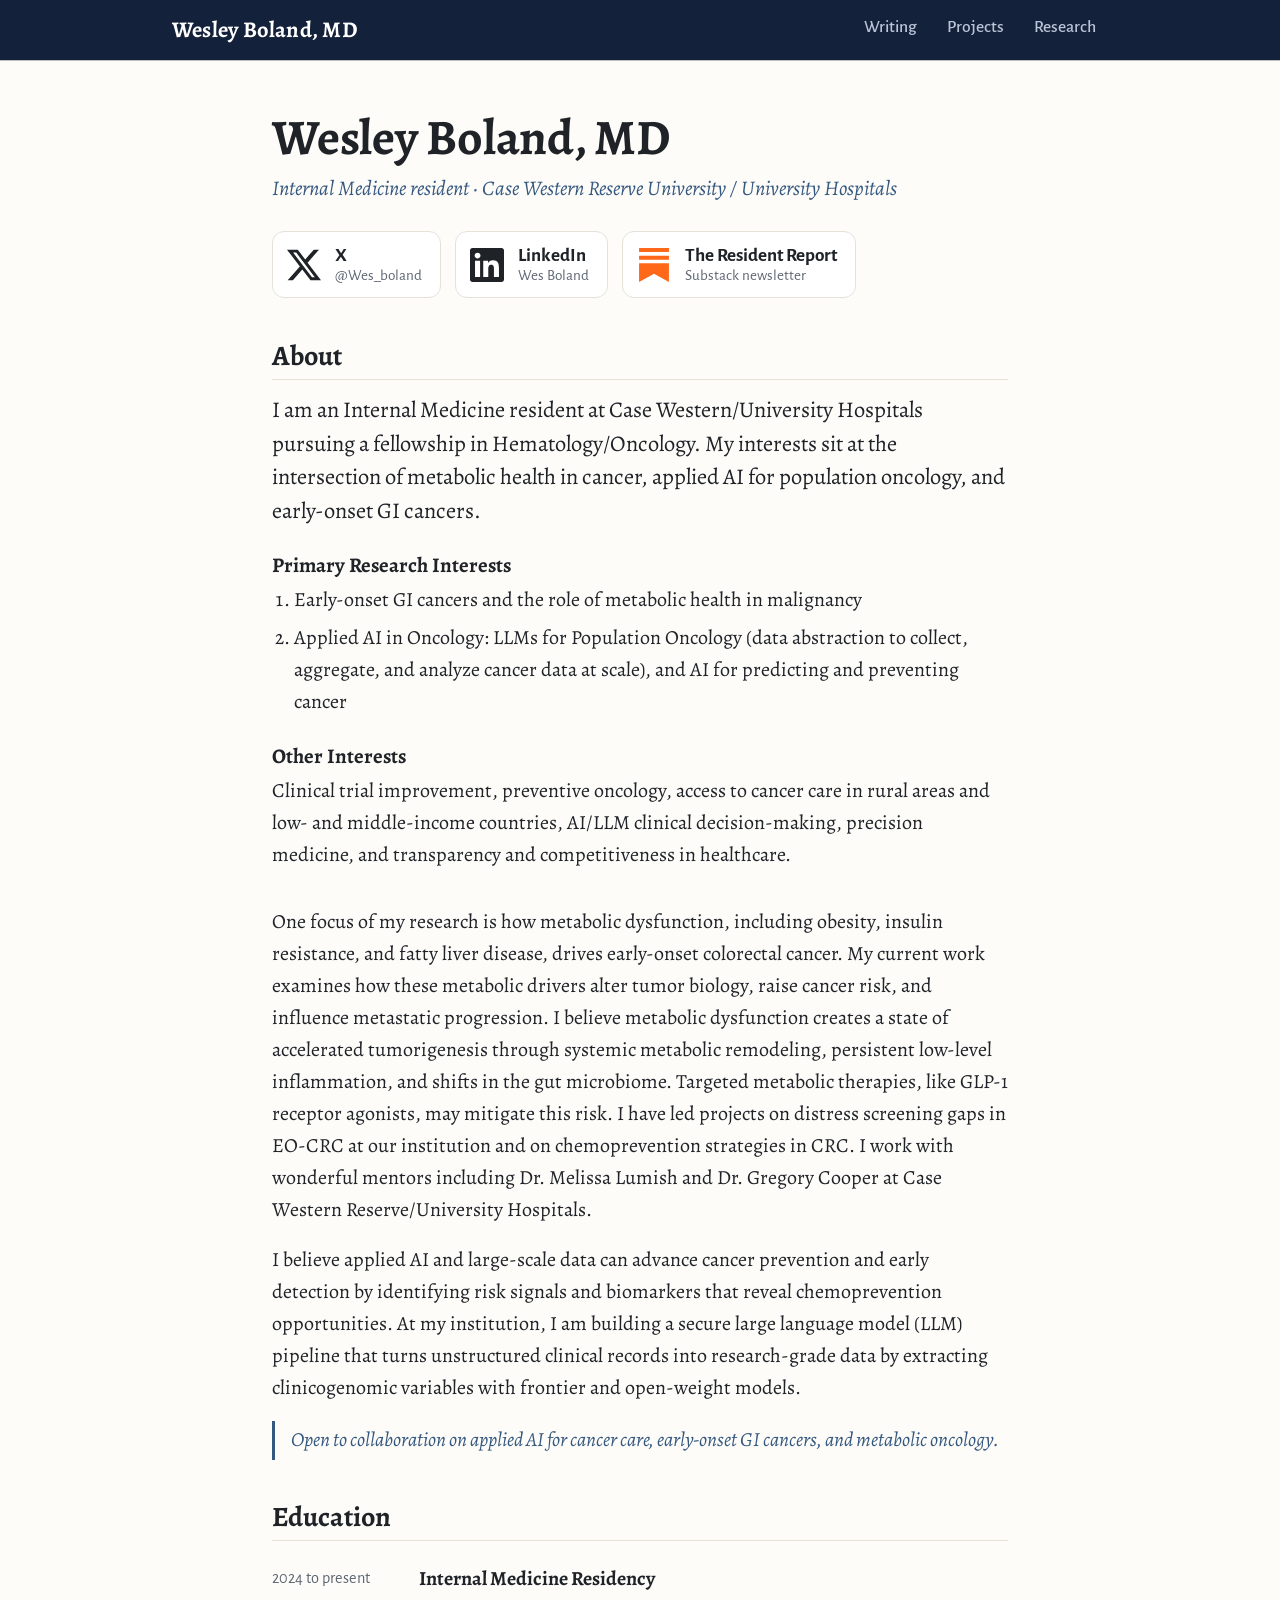
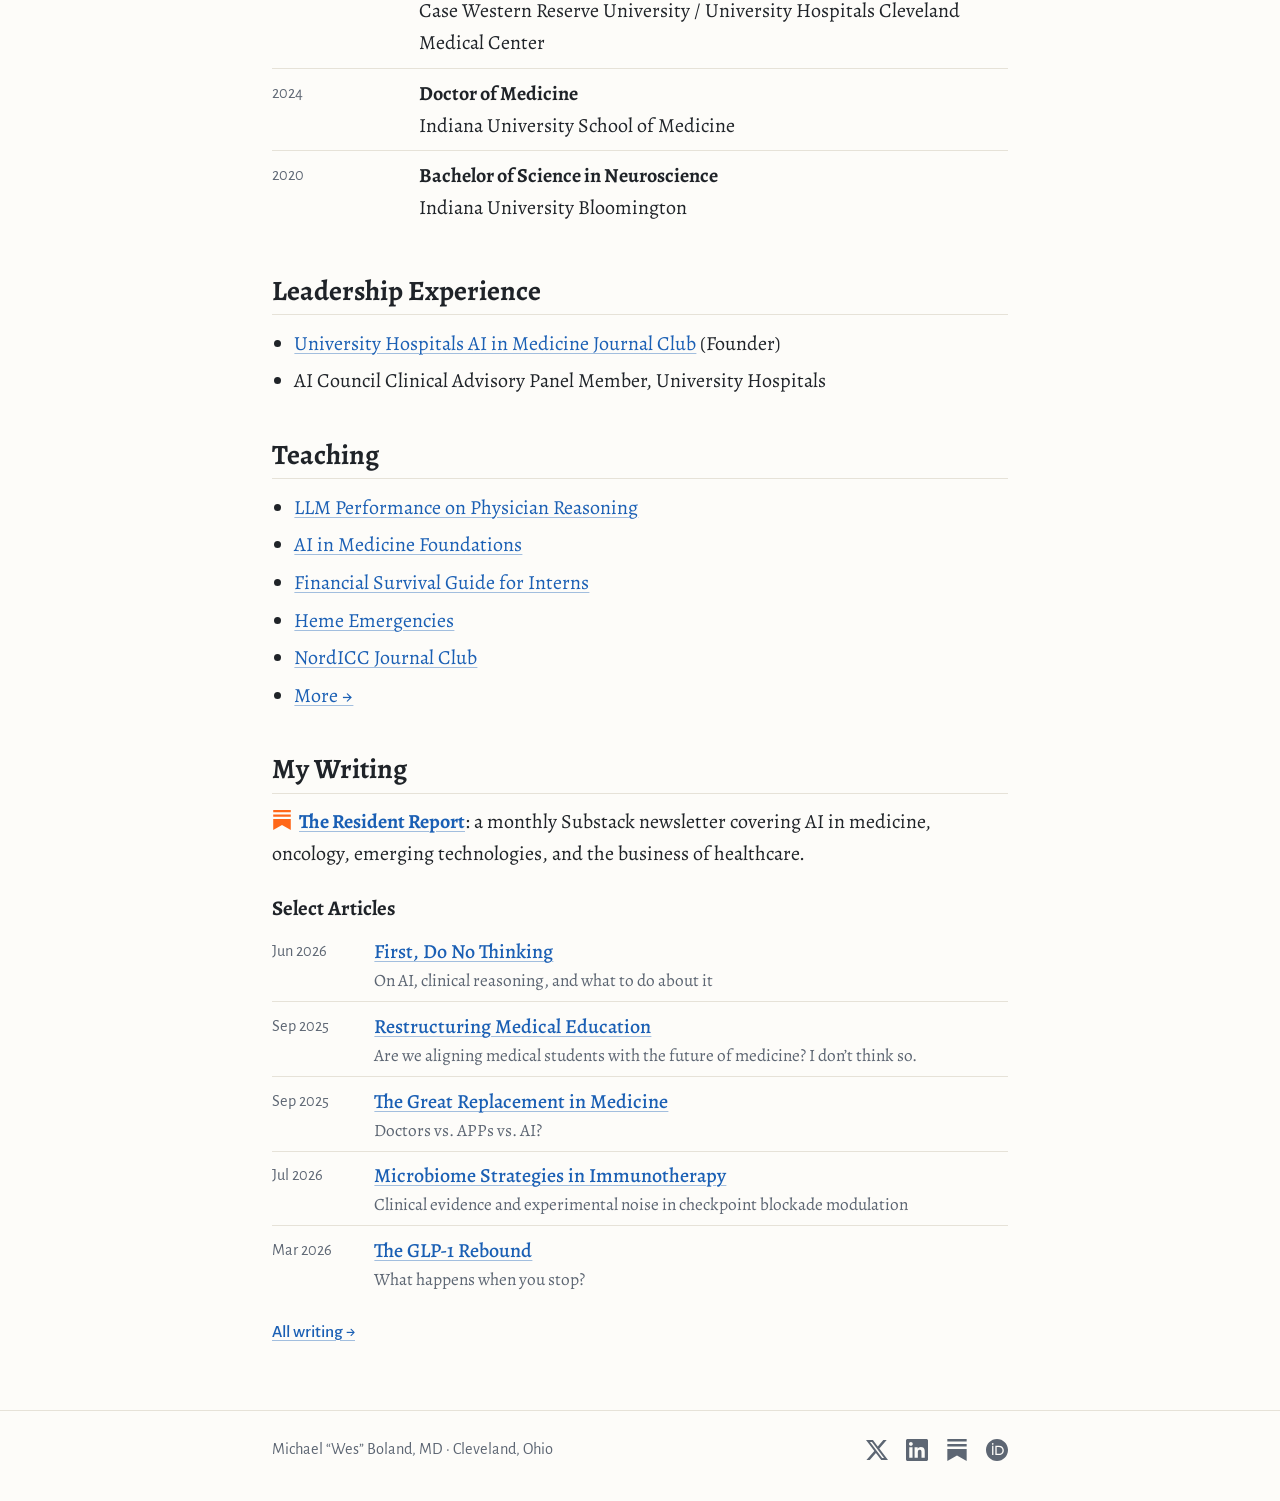
<file: index.html>
<!DOCTYPE html>
<html lang="en">
<head>
<meta charset="utf-8">
<meta name="viewport" content="width=device-width, initial-scale=1">
<title>Wesley Boland, MD | Wes Boland | Internal Medicine, Hematology/Oncology, AI in Oncology</title>
<meta name="description" content="Wesley (Wes) Boland, MD is an Internal Medicine resident at Case Western Reserve University/University Hospitals pursuing Hematology/Oncology. Research: early-onset GI cancers, metabolic oncology, and applied AI.">
<meta name="author" content="Wesley Boland, MD">
<meta name="robots" content="index, follow, max-image-preview:large">
<link rel="canonical" href="https://wesleysnipes13.github.io/wesboland/">
<meta property="og:type" content="profile">
<meta property="og:site_name" content="Wesley Boland, MD">
<meta property="og:title" content="Wesley Boland, MD | Wes Boland | Internal Medicine, Hematology/Oncology, AI in Oncology">
<meta property="og:description" content="Wesley (Wes) Boland, MD is an Internal Medicine resident at Case Western Reserve University/University Hospitals pursuing Hematology/Oncology. Research: early-onset GI cancers, metabolic oncology, and applied AI.">
<meta property="og:url" content="https://wesleysnipes13.github.io/wesboland/">
<meta property="og:image" content="https://wesleysnipes13.github.io/wesboland/assets/og.png">
<meta property="og:image:width" content="1200">
<meta property="og:image:height" content="630">
<meta name="twitter:card" content="summary_large_image">
<meta name="twitter:site" content="@Wes_boland">
<meta name="twitter:creator" content="@Wes_boland">
<meta name="twitter:title" content="Wesley Boland, MD | Wes Boland | Internal Medicine, Hematology/Oncology, AI in Oncology">
<meta name="twitter:description" content="Wesley (Wes) Boland, MD is an Internal Medicine resident at Case Western Reserve University/University Hospitals pursuing Hematology/Oncology. Research: early-onset GI cancers, metabolic oncology, and applied AI.">
<meta name="twitter:image" content="https://wesleysnipes13.github.io/wesboland/assets/og.png">
<meta name="theme-color" content="#14213a">
<link rel="icon" href="assets/favicon.svg" type="image/svg+xml">
<link rel="me" href="https://x.com/Wes_boland">
<link rel="me" href="https://www.linkedin.com/in/wes-boland-96b768141/">
<link rel="me" href="https://orcid.org/0000-0002-8570-4159">
<link rel="alternate" type="application/rss+xml" title="The Resident Report" href="https://residentreport.substack.com/feed">
<link rel="preconnect" href="https://fonts.googleapis.com">
<link rel="preconnect" href="https://fonts.gstatic.com" crossorigin>
<link href="https://fonts.googleapis.com/css2?family=Alegreya:ital,wght@0,400;0,500;0,700;1,400;1,700&amp;family=Alegreya+Sans:wght@400;500;700&amp;display=swap" rel="stylesheet">
<link rel="stylesheet" href="assets/style.css">
<script type="application/ld+json">
[
 {
  "@context": "https://schema.org",
  "@type": "WebSite",
  "@id": "https://wesleysnipes13.github.io/wesboland/#website",
  "url": "https://wesleysnipes13.github.io/wesboland/",
  "name": "Wesley Boland, MD",
  "alternateName": [
   "Wes Boland",
   "Wes Boland, MD"
  ],
  "author": {
   "@id": "https://wesleysnipes13.github.io/wesboland/#person"
  }
 },
 {
  "@context": "https://schema.org",
  "@type": "Person",
  "@id": "https://wesleysnipes13.github.io/wesboland/#person",
  "name": "Wesley Boland, MD",
  "givenName": "Wesley",
  "familyName": "Boland",
  "honorificSuffix": "MD",
  "alternateName": [
   "Wes Boland",
   "Wes Boland, MD",
   "Wesley Boland",
   "Michael Boland, MD",
   "Michael \"Wes\" Boland, MD"
  ],
  "url": "https://wesleysnipes13.github.io/wesboland/",
  "jobTitle": "Internal Medicine Resident Physician",
  "description": "Internal Medicine resident at Case Western Reserve University/University Hospitals pursuing a fellowship in Hematology/Oncology. Research in early-onset GI cancers, metabolic health in cancer, and applied AI for population oncology.",
  "affiliation": [
   {
    "@type": "Organization",
    "name": "University Hospitals Cleveland Medical Center"
   },
   {
    "@type": "CollegeOrUniversity",
    "name": "Case Western Reserve University"
   }
  ],
  "alumniOf": [
   {
    "@type": "CollegeOrUniversity",
    "name": "Indiana University School of Medicine"
   },
   {
    "@type": "CollegeOrUniversity",
    "name": "Indiana University Bloomington"
   }
  ],
  "knowsAbout": [
   "Early-onset colorectal cancer",
   "Metabolic oncology",
   "Hematology/Oncology",
   "Large language models in medicine",
   "Cancer prevention",
   "Population oncology"
  ],
  "sameAs": [
   "https://x.com/Wes_boland",
   "https://www.linkedin.com/in/wes-boland-96b768141/",
   "https://residentreport.substack.com/",
   "https://orcid.org/0000-0002-8570-4159"
  ]
 },
 {
  "@context": "https://schema.org",
  "@type": "ProfilePage",
  "url": "https://wesleysnipes13.github.io/wesboland/",
  "name": "Wesley Boland, MD | Wes Boland | Internal Medicine, Hematology/Oncology, AI in Oncology",
  "mainEntity": {
   "@id": "https://wesleysnipes13.github.io/wesboland/#person"
  }
 }
]
</script>
</head>
<body>
<a class="skip" href="#main">Skip to content</a>
<header class="topbar">
  <div class="wrap topbar__inner">
    <a class="topbar__name" href="./">Wesley Boland, MD</a>
    <nav aria-label="Primary">
      <ul class="topbar__nav">
        <li><a href="writing/">Writing</a></li>
        <li><a href="projects/">Projects</a></li>
        <li><a href="research/">Research</a></li>
      </ul>
    </nav>
  </div>
</header>
<main id="main" class="wrap">

<section class="hero">
  <h1>Wesley Boland, MD</h1>
  <p class="hero__tag">Internal Medicine resident &middot; Case Western Reserve University / University Hospitals</p>
  <ul class="social">
    <li><a class="social__btn" href="https://x.com/Wes_boland" rel="me noopener"><svg class="icon" viewBox="0 0 24 24" aria-hidden="true" focusable="false"><path d="M18.901 1.153h3.68l-8.04 9.19L24 22.846h-7.406l-5.8-7.584-6.638 7.584H.474l8.6-9.83L0 1.154h7.594l5.243 6.932ZM17.61 20.644h2.039L6.486 3.24H4.298Z"/></svg><span><b>X</b><small>@Wes_boland</small></span></a></li>
    <li><a class="social__btn" href="https://www.linkedin.com/in/wes-boland-96b768141/" rel="me noopener"><svg class="icon" viewBox="0 0 24 24" aria-hidden="true" focusable="false"><path d="M20.447 20.452h-3.554v-5.569c0-1.328-.027-3.037-1.852-3.037-1.853 0-2.136 1.445-2.136 2.939v5.667H9.351V9h3.414v1.561h.046c.477-.9 1.637-1.85 3.37-1.85 3.601 0 4.267 2.37 4.267 5.455v6.286zM5.337 7.433c-1.144 0-2.063-.926-2.063-2.065 0-1.138.92-2.063 2.063-2.063 1.14 0 2.064.925 2.064 2.063 0 1.139-.925 2.065-2.064 2.065zm1.782 13.019H3.555V9h3.564v11.452zM22.225 0H1.771C.792 0 0 .774 0 1.729v20.542C0 23.227.792 24 1.771 24h20.451C23.2 24 24 23.227 24 22.271V1.729C24 .774 23.2 0 22.222 0h.003z"/></svg><span><b>LinkedIn</b><small>Wes Boland</small></span></a></li>
    <li><a class="social__btn social__btn--substack" href="https://residentreport.substack.com/" rel="me noopener"><svg class="icon" viewBox="0 0 24 24" aria-hidden="true" focusable="false"><path d="M22.539 8.242H1.46V5.406h21.08v2.836zM1.46 10.812V24L12 18.11 22.54 24V10.812H1.46zM22.54 0H1.46v2.836h21.08V0z"/></svg><span><b>The Resident Report</b><small>Substack newsletter</small></span></a></li>
  </ul>
</section>

<section aria-labelledby="about">
  <h2 id="about">About</h2>
  <p class="lede">I am an Internal Medicine resident at Case Western/University Hospitals pursuing a fellowship in Hematology/Oncology. My interests sit at the intersection of metabolic health in cancer, applied AI for population oncology, and early-onset GI cancers.</p>

  <h3>Primary Research Interests</h3>
  <ol>
    <li>Early-onset GI cancers and the role of metabolic health in malignancy</li>
    <li>Applied AI in Oncology: LLMs for Population Oncology (data abstraction to collect, aggregate, and analyze cancer data at scale), and AI for predicting and preventing cancer</li>
  </ol>

  <h3>Other Interests</h3>
  <p>Clinical trial improvement, preventive oncology, access to cancer care in rural areas and low- and middle-income countries, AI/LLM clinical decision-making, precision medicine, and transparency and competitiveness in healthcare.</p>

  <p class="gap-above">One focus of my research is how metabolic dysfunction, including obesity, insulin resistance, and fatty liver disease, drives early-onset colorectal cancer. My current work examines how these metabolic drivers alter tumor biology, raise cancer risk, and influence metastatic progression. I believe metabolic dysfunction creates a state of accelerated tumorigenesis through systemic metabolic remodeling, persistent low-level inflammation, and shifts in the gut microbiome. Targeted metabolic therapies, like GLP-1 receptor agonists, may mitigate this risk. I have led projects on distress screening gaps in EO-CRC at our institution and on chemoprevention strategies in CRC. I work with wonderful mentors including Dr. Melissa Lumish and Dr. Gregory Cooper at Case Western Reserve/University Hospitals.</p>

  <p>I believe applied AI and large-scale data can advance cancer prevention and early detection by identifying risk signals and biomarkers that reveal chemoprevention opportunities. At my institution, I am building a secure large language model (LLM) pipeline that turns unstructured clinical records into research-grade data by extracting clinicogenomic variables with frontier and open-weight models.</p>

  <p class="callout">Open to collaboration on applied AI for cancer care, early-onset GI cancers, and metabolic oncology.</p>
</section>

<section aria-labelledby="education">
  <h2 id="education">Education</h2>
  <ul class="timeline">
    <li><span class="timeline__when">2024 to present</span><div><b>Internal Medicine Residency</b><br>Case Western Reserve University / University Hospitals Cleveland Medical Center</div></li>
    <li><span class="timeline__when">2024</span><div><b>Doctor of Medicine</b><br>Indiana University School of Medicine</div></li>
    <li><span class="timeline__when">2020</span><div><b>Bachelor of Science in Neuroscience</b><br>Indiana University Bloomington</div></li>
  </ul>
</section>

<section aria-labelledby="leadership">
  <h2 id="leadership">Leadership Experience</h2>
  <ul>
    <li><a href="https://sites.google.com/view/uhaimedicine/home">University Hospitals AI in Medicine Journal Club</a> (Founder)</li>
    <li>AI Council Clinical Advisory Panel Member, University Hospitals</li>
  </ul>
</section>

<section aria-labelledby="teaching">
  <h2 id="teaching">Teaching</h2>
  <ul>
    <li><a href="https://cwru.zoom.us/rec/share/q2xTdJsmU5xr23-cOIGYWzXKAx6RF8OyH6SJUbOILeZkmXBRgZnILBHzbkE9rnCp.GOzUdfiaYyWmO062">LLM Performance on Physician Reasoning</a></li>
    <li><a href="https://docs.google.com/presentation/d/1JXLVLY_wumydQa9JYdVncpWL4QbwYQyOHNoQk6Ftdx0/edit?usp=drive_link">AI in Medicine Foundations</a></li>
    <li><a href="https://docs.google.com/presentation/d/1PYIQ3gV-9aDMa7S6l37LvsBvQBX66gq3Q5vz6xsSHpQ/edit?usp=drive_link">Financial Survival Guide for Interns</a></li>
    <li><a href="https://docs.google.com/presentation/d/1BK5pmGRBUWXxtvW8zfvXUgHJPCe_ujEIyuzB1KTRlw8/edit?usp=drive_link">Heme Emergencies</a></li>
    <li><a href="https://docs.google.com/presentation/d/1BYt3lc3KvaoFbiJApHLxbow7GHnorjZC1gI7RTOteXo/edit?usp=drive_link">NordICC Journal Club</a></li>
    <li><a href="https://drive.google.com/drive/folders/1rofQMy-VlhQmTFR_7INgHLfwCUVIyhr7?usp=sharing">More &rarr;</a></li>
  </ul>
</section>

<section aria-labelledby="writing">
  <h2 id="writing">My Writing</h2>
  <p><a class="inline-icon" href="https://residentreport.substack.com/"><svg class="icon" viewBox="0 0 24 24" aria-hidden="true" focusable="false"><path d="M22.539 8.242H1.46V5.406h21.08v2.836zM1.46 10.812V24L12 18.11 22.54 24V10.812H1.46zM22.54 0H1.46v2.836h21.08V0z"/></svg>The Resident Report</a>: a monthly Substack newsletter covering AI in medicine, oncology, emerging technologies, and the business of healthcare.</p>
  <h3>Select Articles</h3>
  <ul class="posts">
<li><time datetime="2026-06-14">Jun 2026</time><div><a href="https://residentreport.substack.com/p/first-do-no-thinking">First, Do No Thinking</a><span class="posts__sub">On AI, clinical reasoning, and what to do about it</span></div></li>
<li><time datetime="2025-09-01">Sep 2025</time><div><a href="https://residentreport.substack.com/p/restructuring-medical-education">Restructuring Medical Education</a><span class="posts__sub">Are we aligning medical students with the future of medicine? I don&rsquo;t think so.</span></div></li>
<li><time datetime="2025-09-23">Sep 2025</time><div><a href="https://residentreport.substack.com/p/the-great-replacement-in-medicine">The Great Replacement in Medicine</a><span class="posts__sub">Doctors vs. APPs vs. AI?</span></div></li>
<li><time datetime="2026-07-10">Jul 2026</time><div><a href="https://residentreport.substack.com/p/microbiome-strategies-in-immunotherapy">Microbiome Strategies in Immunotherapy</a><span class="posts__sub">Clinical evidence and experimental noise in checkpoint blockade modulation</span></div></li>
<li><time datetime="2026-03-23">Mar 2026</time><div><a href="https://residentreport.substack.com/p/the-glp-1-rebound">The GLP-1 Rebound</a><span class="posts__sub">What happens when you stop?</span></div></li>
</ul>
  <p class="more"><a href="writing/">All writing &rarr;</a></p>
</section>

</main>
<footer class="footer">
  <div class="wrap footer__inner">
    <p>Michael &ldquo;Wes&rdquo; Boland, MD &middot; Cleveland, Ohio</p>
    <ul class="footer__links">
      <li><a href="https://x.com/Wes_boland" rel="me noopener" aria-label="Wes Boland on X"><svg class="icon" viewBox="0 0 24 24" aria-hidden="true" focusable="false"><path d="M18.901 1.153h3.68l-8.04 9.19L24 22.846h-7.406l-5.8-7.584-6.638 7.584H.474l8.6-9.83L0 1.154h7.594l5.243 6.932ZM17.61 20.644h2.039L6.486 3.24H4.298Z"/></svg></a></li>
      <li><a href="https://www.linkedin.com/in/wes-boland-96b768141/" rel="me noopener" aria-label="Wes Boland on LinkedIn"><svg class="icon" viewBox="0 0 24 24" aria-hidden="true" focusable="false"><path d="M20.447 20.452h-3.554v-5.569c0-1.328-.027-3.037-1.852-3.037-1.853 0-2.136 1.445-2.136 2.939v5.667H9.351V9h3.414v1.561h.046c.477-.9 1.637-1.85 3.37-1.85 3.601 0 4.267 2.37 4.267 5.455v6.286zM5.337 7.433c-1.144 0-2.063-.926-2.063-2.065 0-1.138.92-2.063 2.063-2.063 1.14 0 2.064.925 2.064 2.063 0 1.139-.925 2.065-2.064 2.065zm1.782 13.019H3.555V9h3.564v11.452zM22.225 0H1.771C.792 0 0 .774 0 1.729v20.542C0 23.227.792 24 1.771 24h20.451C23.2 24 24 23.227 24 22.271V1.729C24 .774 23.2 0 22.222 0h.003z"/></svg></a></li>
      <li><a href="https://residentreport.substack.com/" rel="me noopener" aria-label="The Resident Report on Substack"><svg class="icon" viewBox="0 0 24 24" aria-hidden="true" focusable="false"><path d="M22.539 8.242H1.46V5.406h21.08v2.836zM1.46 10.812V24L12 18.11 22.54 24V10.812H1.46zM22.54 0H1.46v2.836h21.08V0z"/></svg></a></li>
      <li><a href="https://orcid.org/0000-0002-8570-4159" rel="me noopener" aria-label="Wesley Boland on ORCID"><svg class="icon" viewBox="0 0 24 24" aria-hidden="true" focusable="false"><path d="M12 0C5.372 0 0 5.372 0 12s5.372 12 12 12 12-5.372 12-12S18.628 0 12 0zM7.369 4.378c.525 0 .947.431.947.947s-.422.947-.947.947a.95.95 0 0 1-.947-.947c0-.525.422-.947.947-.947zm-.722 3.038h1.444v10.041H6.647V7.416zm3.562 0h3.9c3.712 0 5.344 2.653 5.344 5.025 0 2.578-2.016 5.025-5.325 5.025h-3.919V7.416zm1.444 1.303v7.444h2.297c3.272 0 4.022-2.484 4.022-3.722 0-2.016-1.284-3.722-4.097-3.722h-2.222z"/></svg></a></li>
    </ul>
  </div>
</footer>
</body>
</html>
</file>
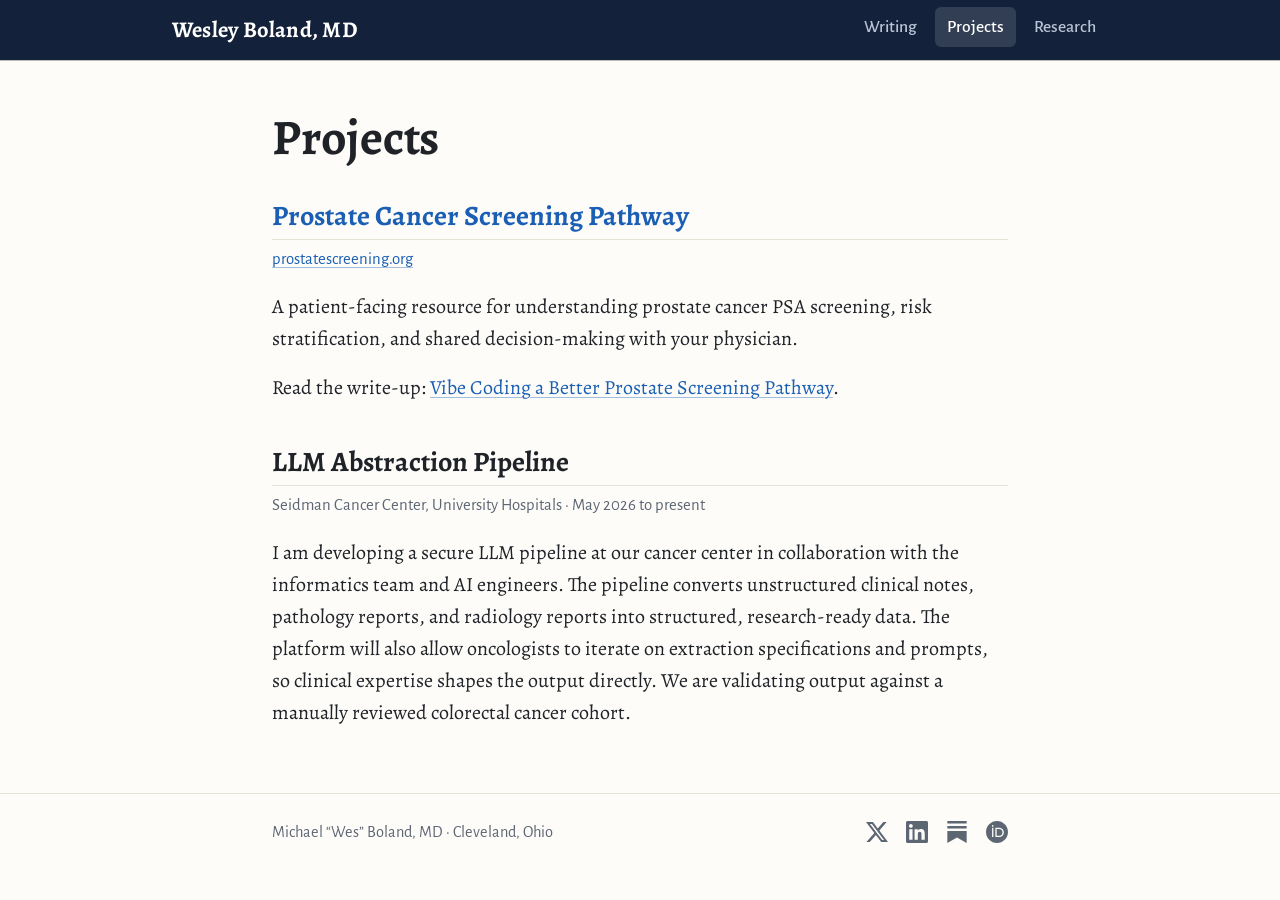
<file: projects/index.html>
<!DOCTYPE html>
<html lang="en">
<head>
<meta charset="utf-8">
<meta name="viewport" content="width=device-width, initial-scale=1">
<title>Projects | Wesley Boland, MD</title>
<meta name="description" content="Projects by Wes Boland, MD: the Prostate Cancer Screening Pathway (prostatescreening.org) and an LLM abstraction pipeline for clinical data at Seidman Cancer Center, University Hospitals.">
<meta name="author" content="Wesley Boland, MD">
<meta name="robots" content="index, follow, max-image-preview:large">
<link rel="canonical" href="https://wesleysnipes13.github.io/wesboland/projects/">
<meta property="og:type" content="website">
<meta property="og:site_name" content="Wesley Boland, MD">
<meta property="og:title" content="Projects | Wesley Boland, MD">
<meta property="og:description" content="Projects by Wes Boland, MD: the Prostate Cancer Screening Pathway (prostatescreening.org) and an LLM abstraction pipeline for clinical data at Seidman Cancer Center, University Hospitals.">
<meta property="og:url" content="https://wesleysnipes13.github.io/wesboland/projects/">
<meta property="og:image" content="https://wesleysnipes13.github.io/wesboland/assets/og.png">
<meta property="og:image:width" content="1200">
<meta property="og:image:height" content="630">
<meta name="twitter:card" content="summary_large_image">
<meta name="twitter:site" content="@Wes_boland">
<meta name="twitter:creator" content="@Wes_boland">
<meta name="twitter:title" content="Projects | Wesley Boland, MD">
<meta name="twitter:description" content="Projects by Wes Boland, MD: the Prostate Cancer Screening Pathway (prostatescreening.org) and an LLM abstraction pipeline for clinical data at Seidman Cancer Center, University Hospitals.">
<meta name="twitter:image" content="https://wesleysnipes13.github.io/wesboland/assets/og.png">
<meta name="theme-color" content="#14213a">
<link rel="icon" href="../assets/favicon.svg" type="image/svg+xml">
<link rel="me" href="https://x.com/Wes_boland">
<link rel="me" href="https://www.linkedin.com/in/wes-boland-96b768141/">
<link rel="me" href="https://orcid.org/0000-0002-8570-4159">
<link rel="alternate" type="application/rss+xml" title="The Resident Report" href="https://residentreport.substack.com/feed">
<link rel="preconnect" href="https://fonts.googleapis.com">
<link rel="preconnect" href="https://fonts.gstatic.com" crossorigin>
<link href="https://fonts.googleapis.com/css2?family=Alegreya:ital,wght@0,400;0,500;0,700;1,400;1,700&amp;family=Alegreya+Sans:wght@400;500;700&amp;display=swap" rel="stylesheet">
<link rel="stylesheet" href="../assets/style.css">
<script type="application/ld+json">
[
 {
  "@context": "https://schema.org",
  "@type": "WebSite",
  "@id": "https://wesleysnipes13.github.io/wesboland/#website",
  "url": "https://wesleysnipes13.github.io/wesboland/",
  "name": "Wesley Boland, MD",
  "alternateName": [
   "Wes Boland",
   "Wes Boland, MD"
  ],
  "author": {
   "@id": "https://wesleysnipes13.github.io/wesboland/#person"
  }
 },
 {
  "@context": "https://schema.org",
  "@type": "Person",
  "@id": "https://wesleysnipes13.github.io/wesboland/#person",
  "name": "Wesley Boland, MD",
  "givenName": "Wesley",
  "familyName": "Boland",
  "honorificSuffix": "MD",
  "alternateName": [
   "Wes Boland",
   "Wes Boland, MD",
   "Wesley Boland",
   "Michael Boland, MD",
   "Michael \"Wes\" Boland, MD"
  ],
  "url": "https://wesleysnipes13.github.io/wesboland/",
  "jobTitle": "Internal Medicine Resident Physician",
  "description": "Internal Medicine resident at Case Western Reserve University/University Hospitals pursuing a fellowship in Hematology/Oncology. Research in early-onset GI cancers, metabolic health in cancer, and applied AI for population oncology.",
  "affiliation": [
   {
    "@type": "Organization",
    "name": "University Hospitals Cleveland Medical Center"
   },
   {
    "@type": "CollegeOrUniversity",
    "name": "Case Western Reserve University"
   }
  ],
  "alumniOf": [
   {
    "@type": "CollegeOrUniversity",
    "name": "Indiana University School of Medicine"
   },
   {
    "@type": "CollegeOrUniversity",
    "name": "Indiana University Bloomington"
   }
  ],
  "knowsAbout": [
   "Early-onset colorectal cancer",
   "Metabolic oncology",
   "Hematology/Oncology",
   "Large language models in medicine",
   "Cancer prevention",
   "Population oncology"
  ],
  "sameAs": [
   "https://x.com/Wes_boland",
   "https://www.linkedin.com/in/wes-boland-96b768141/",
   "https://residentreport.substack.com/",
   "https://orcid.org/0000-0002-8570-4159"
  ]
 }
]
</script>
</head>
<body>
<a class="skip" href="#main">Skip to content</a>
<header class="topbar">
  <div class="wrap topbar__inner">
    <a class="topbar__name" href="../">Wesley Boland, MD</a>
    <nav aria-label="Primary">
      <ul class="topbar__nav">
        <li><a href="../writing/">Writing</a></li>
        <li><a href="../projects/" aria-current="page">Projects</a></li>
        <li><a href="../research/">Research</a></li>
      </ul>
    </nav>
  </div>
</header>
<main id="main" class="wrap">

<section class="pagehead">
  <h1>Projects</h1>
</section>
<section class="project">
  <h2><a href="https://prostatescreening.org/">Prostate Cancer Screening Pathway</a></h2>
  <p class="meta"><a href="https://prostatescreening.org/">prostatescreening.org</a></p>
  <p>A patient-facing resource for understanding prostate cancer PSA screening, risk stratification, and shared decision-making with your physician.</p>
  <p>Read the write-up: <a href="https://residentreport.substack.com/p/vibe-coding-a-better-prostate-screening">Vibe Coding a Better Prostate Screening Pathway</a>.</p>
</section>
<section class="project">
  <h2>LLM Abstraction Pipeline</h2>
  <p class="meta">Seidman Cancer Center, University Hospitals &middot; May 2026 to present</p>
  <p>I am developing a secure LLM pipeline at our cancer center in collaboration with the informatics team and AI engineers. The pipeline converts unstructured clinical notes, pathology reports, and radiology reports into structured, research-ready data. The platform will also allow oncologists to iterate on extraction specifications and prompts, so clinical expertise shapes the output directly. We are validating output against a manually reviewed colorectal cancer cohort.</p>
</section>

</main>
<footer class="footer">
  <div class="wrap footer__inner">
    <p>Michael &ldquo;Wes&rdquo; Boland, MD &middot; Cleveland, Ohio</p>
    <ul class="footer__links">
      <li><a href="https://x.com/Wes_boland" rel="me noopener" aria-label="Wes Boland on X"><svg class="icon" viewBox="0 0 24 24" aria-hidden="true" focusable="false"><path d="M18.901 1.153h3.68l-8.04 9.19L24 22.846h-7.406l-5.8-7.584-6.638 7.584H.474l8.6-9.83L0 1.154h7.594l5.243 6.932ZM17.61 20.644h2.039L6.486 3.24H4.298Z"/></svg></a></li>
      <li><a href="https://www.linkedin.com/in/wes-boland-96b768141/" rel="me noopener" aria-label="Wes Boland on LinkedIn"><svg class="icon" viewBox="0 0 24 24" aria-hidden="true" focusable="false"><path d="M20.447 20.452h-3.554v-5.569c0-1.328-.027-3.037-1.852-3.037-1.853 0-2.136 1.445-2.136 2.939v5.667H9.351V9h3.414v1.561h.046c.477-.9 1.637-1.85 3.37-1.85 3.601 0 4.267 2.37 4.267 5.455v6.286zM5.337 7.433c-1.144 0-2.063-.926-2.063-2.065 0-1.138.92-2.063 2.063-2.063 1.14 0 2.064.925 2.064 2.063 0 1.139-.925 2.065-2.064 2.065zm1.782 13.019H3.555V9h3.564v11.452zM22.225 0H1.771C.792 0 0 .774 0 1.729v20.542C0 23.227.792 24 1.771 24h20.451C23.2 24 24 23.227 24 22.271V1.729C24 .774 23.2 0 22.222 0h.003z"/></svg></a></li>
      <li><a href="https://residentreport.substack.com/" rel="me noopener" aria-label="The Resident Report on Substack"><svg class="icon" viewBox="0 0 24 24" aria-hidden="true" focusable="false"><path d="M22.539 8.242H1.46V5.406h21.08v2.836zM1.46 10.812V24L12 18.11 22.54 24V10.812H1.46zM22.54 0H1.46v2.836h21.08V0z"/></svg></a></li>
      <li><a href="https://orcid.org/0000-0002-8570-4159" rel="me noopener" aria-label="Wesley Boland on ORCID"><svg class="icon" viewBox="0 0 24 24" aria-hidden="true" focusable="false"><path d="M12 0C5.372 0 0 5.372 0 12s5.372 12 12 12 12-5.372 12-12S18.628 0 12 0zM7.369 4.378c.525 0 .947.431.947.947s-.422.947-.947.947a.95.95 0 0 1-.947-.947c0-.525.422-.947.947-.947zm-.722 3.038h1.444v10.041H6.647V7.416zm3.562 0h3.9c3.712 0 5.344 2.653 5.344 5.025 0 2.578-2.016 5.025-5.325 5.025h-3.919V7.416zm1.444 1.303v7.444h2.297c3.272 0 4.022-2.484 4.022-3.722 0-2.016-1.284-3.722-4.097-3.722h-2.222z"/></svg></a></li>
    </ul>
  </div>
</footer>
</body>
</html>
</file>
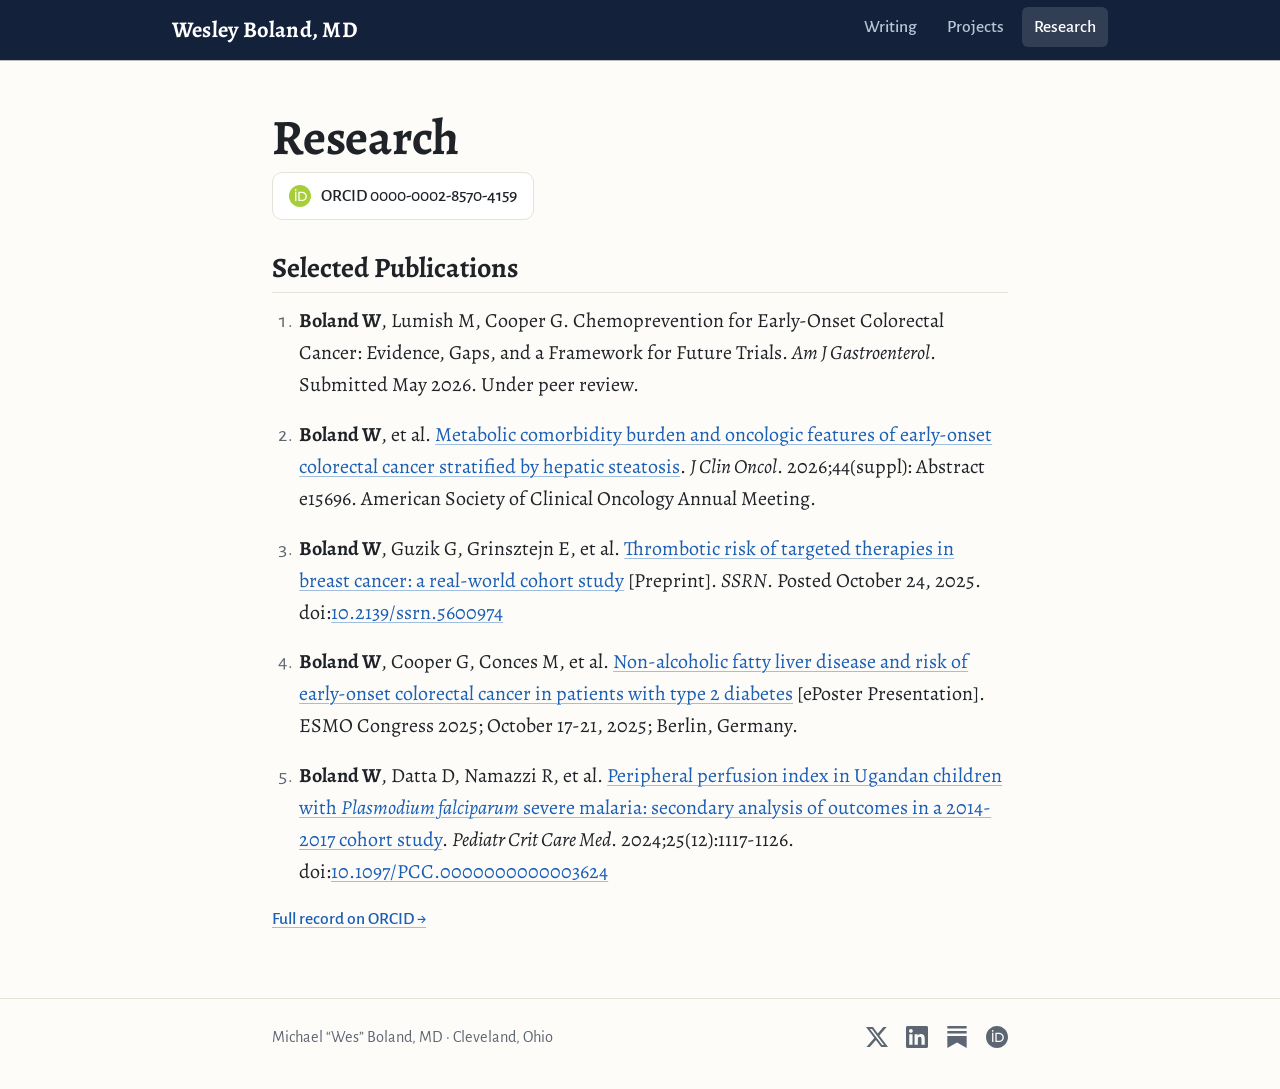
<file: research/index.html>
<!DOCTYPE html>
<html lang="en">
<head>
<meta charset="utf-8">
<meta name="viewport" content="width=device-width, initial-scale=1">
<title>Research and Publications | Wesley Boland, MD</title>
<meta name="description" content="Selected publications by Wesley Boland, MD on early-onset colorectal cancer, metabolic oncology, thrombosis in breast cancer therapy, and severe malaria. ORCID 0000-0002-8570-4159.">
<meta name="author" content="Wesley Boland, MD">
<meta name="robots" content="index, follow, max-image-preview:large">
<link rel="canonical" href="https://wesleysnipes13.github.io/wesboland/research/">
<meta property="og:type" content="website">
<meta property="og:site_name" content="Wesley Boland, MD">
<meta property="og:title" content="Research and Publications | Wesley Boland, MD">
<meta property="og:description" content="Selected publications by Wesley Boland, MD on early-onset colorectal cancer, metabolic oncology, thrombosis in breast cancer therapy, and severe malaria. ORCID 0000-0002-8570-4159.">
<meta property="og:url" content="https://wesleysnipes13.github.io/wesboland/research/">
<meta property="og:image" content="https://wesleysnipes13.github.io/wesboland/assets/og.png">
<meta property="og:image:width" content="1200">
<meta property="og:image:height" content="630">
<meta name="twitter:card" content="summary_large_image">
<meta name="twitter:site" content="@Wes_boland">
<meta name="twitter:creator" content="@Wes_boland">
<meta name="twitter:title" content="Research and Publications | Wesley Boland, MD">
<meta name="twitter:description" content="Selected publications by Wesley Boland, MD on early-onset colorectal cancer, metabolic oncology, thrombosis in breast cancer therapy, and severe malaria. ORCID 0000-0002-8570-4159.">
<meta name="twitter:image" content="https://wesleysnipes13.github.io/wesboland/assets/og.png">
<meta name="theme-color" content="#14213a">
<link rel="icon" href="../assets/favicon.svg" type="image/svg+xml">
<link rel="me" href="https://x.com/Wes_boland">
<link rel="me" href="https://www.linkedin.com/in/wes-boland-96b768141/">
<link rel="me" href="https://orcid.org/0000-0002-8570-4159">
<link rel="alternate" type="application/rss+xml" title="The Resident Report" href="https://residentreport.substack.com/feed">
<link rel="preconnect" href="https://fonts.googleapis.com">
<link rel="preconnect" href="https://fonts.gstatic.com" crossorigin>
<link href="https://fonts.googleapis.com/css2?family=Alegreya:ital,wght@0,400;0,500;0,700;1,400;1,700&amp;family=Alegreya+Sans:wght@400;500;700&amp;display=swap" rel="stylesheet">
<link rel="stylesheet" href="../assets/style.css">
<script type="application/ld+json">
[
 {
  "@context": "https://schema.org",
  "@type": "WebSite",
  "@id": "https://wesleysnipes13.github.io/wesboland/#website",
  "url": "https://wesleysnipes13.github.io/wesboland/",
  "name": "Wesley Boland, MD",
  "alternateName": [
   "Wes Boland",
   "Wes Boland, MD"
  ],
  "author": {
   "@id": "https://wesleysnipes13.github.io/wesboland/#person"
  }
 },
 {
  "@context": "https://schema.org",
  "@type": "Person",
  "@id": "https://wesleysnipes13.github.io/wesboland/#person",
  "name": "Wesley Boland, MD",
  "givenName": "Wesley",
  "familyName": "Boland",
  "honorificSuffix": "MD",
  "alternateName": [
   "Wes Boland",
   "Wes Boland, MD",
   "Wesley Boland",
   "Michael Boland, MD",
   "Michael \"Wes\" Boland, MD"
  ],
  "url": "https://wesleysnipes13.github.io/wesboland/",
  "jobTitle": "Internal Medicine Resident Physician",
  "description": "Internal Medicine resident at Case Western Reserve University/University Hospitals pursuing a fellowship in Hematology/Oncology. Research in early-onset GI cancers, metabolic health in cancer, and applied AI for population oncology.",
  "affiliation": [
   {
    "@type": "Organization",
    "name": "University Hospitals Cleveland Medical Center"
   },
   {
    "@type": "CollegeOrUniversity",
    "name": "Case Western Reserve University"
   }
  ],
  "alumniOf": [
   {
    "@type": "CollegeOrUniversity",
    "name": "Indiana University School of Medicine"
   },
   {
    "@type": "CollegeOrUniversity",
    "name": "Indiana University Bloomington"
   }
  ],
  "knowsAbout": [
   "Early-onset colorectal cancer",
   "Metabolic oncology",
   "Hematology/Oncology",
   "Large language models in medicine",
   "Cancer prevention",
   "Population oncology"
  ],
  "sameAs": [
   "https://x.com/Wes_boland",
   "https://www.linkedin.com/in/wes-boland-96b768141/",
   "https://residentreport.substack.com/",
   "https://orcid.org/0000-0002-8570-4159"
  ]
 }
]
</script>
</head>
<body>
<a class="skip" href="#main">Skip to content</a>
<header class="topbar">
  <div class="wrap topbar__inner">
    <a class="topbar__name" href="../">Wesley Boland, MD</a>
    <nav aria-label="Primary">
      <ul class="topbar__nav">
        <li><a href="../writing/">Writing</a></li>
        <li><a href="../projects/">Projects</a></li>
        <li><a href="../research/" aria-current="page">Research</a></li>
      </ul>
    </nav>
  </div>
</header>
<main id="main" class="wrap">

<section class="pagehead">
  <h1>Research</h1>
  <p><a class="button" href="https://orcid.org/0000-0002-8570-4159"><svg class="icon" viewBox="0 0 24 24" aria-hidden="true" focusable="false"><path d="M12 0C5.372 0 0 5.372 0 12s5.372 12 12 12 12-5.372 12-12S18.628 0 12 0zM7.369 4.378c.525 0 .947.431.947.947s-.422.947-.947.947a.95.95 0 0 1-.947-.947c0-.525.422-.947.947-.947zm-.722 3.038h1.444v10.041H6.647V7.416zm3.562 0h3.9c3.712 0 5.344 2.653 5.344 5.025 0 2.578-2.016 5.025-5.325 5.025h-3.919V7.416zm1.444 1.303v7.444h2.297c3.272 0 4.022-2.484 4.022-3.722 0-2.016-1.284-3.722-4.097-3.722h-2.222z"/></svg>ORCID 0000-0002-8570-4159</a></p>
</section>
<section aria-labelledby="pubs">
  <h2 id="pubs">Selected Publications</h2>
  <ol class="pubs">
    <li><strong>Boland W</strong>, Lumish M, Cooper G. Chemoprevention for Early-Onset Colorectal Cancer: Evidence, Gaps, and a Framework for Future Trials. <i>Am J Gastroenterol</i>. Submitted May 2026. Under peer review.</li>
    <li><strong>Boland W</strong>, et al. <a href="https://ascopubs.org/doi/10.1200/JCO.2026.44.16_suppl.e15696">Metabolic comorbidity burden and oncologic features of early-onset colorectal cancer stratified by hepatic steatosis</a>. <i>J Clin Oncol</i>. 2026;44(suppl): Abstract e15696. American Society of Clinical Oncology Annual Meeting.</li>
    <li><strong>Boland W</strong>, Guzik G, Grinsztejn E, et al. <a href="https://doi.org/10.2139/ssrn.5600974">Thrombotic risk of targeted therapies in breast cancer: a real-world cohort study</a> [Preprint]. <i>SSRN</i>. Posted October 24, 2025. doi:<a href="https://doi.org/10.2139/ssrn.5600974">10.2139/ssrn.5600974</a></li>
    <li><strong>Boland W</strong>, Cooper G, Conces M, et al. <a href="https://www.annalsofoncology.org/article/S0923-7534(25)02368-3/fulltext">Non-alcoholic fatty liver disease and risk of early-onset colorectal cancer in patients with type 2 diabetes</a> [ePoster Presentation]. ESMO Congress 2025; October 17-21, 2025; Berlin, Germany.</li>
    <li><strong>Boland W</strong>, Datta D, Namazzi R, et al. <a href="https://doi.org/10.1097/PCC.0000000000003624">Peripheral perfusion index in Ugandan children with <i>Plasmodium falciparum</i> severe malaria: secondary analysis of outcomes in a 2014-2017 cohort study</a>. <i>Pediatr Crit Care Med</i>. 2024;25(12):1117-1126. doi:<a href="https://doi.org/10.1097/PCC.0000000000003624">10.1097/PCC.0000000000003624</a></li>
  </ol>
  <p class="more"><a href="https://orcid.org/0000-0002-8570-4159">Full record on ORCID &rarr;</a></p>
</section>

</main>
<footer class="footer">
  <div class="wrap footer__inner">
    <p>Michael &ldquo;Wes&rdquo; Boland, MD &middot; Cleveland, Ohio</p>
    <ul class="footer__links">
      <li><a href="https://x.com/Wes_boland" rel="me noopener" aria-label="Wes Boland on X"><svg class="icon" viewBox="0 0 24 24" aria-hidden="true" focusable="false"><path d="M18.901 1.153h3.68l-8.04 9.19L24 22.846h-7.406l-5.8-7.584-6.638 7.584H.474l8.6-9.83L0 1.154h7.594l5.243 6.932ZM17.61 20.644h2.039L6.486 3.24H4.298Z"/></svg></a></li>
      <li><a href="https://www.linkedin.com/in/wes-boland-96b768141/" rel="me noopener" aria-label="Wes Boland on LinkedIn"><svg class="icon" viewBox="0 0 24 24" aria-hidden="true" focusable="false"><path d="M20.447 20.452h-3.554v-5.569c0-1.328-.027-3.037-1.852-3.037-1.853 0-2.136 1.445-2.136 2.939v5.667H9.351V9h3.414v1.561h.046c.477-.9 1.637-1.85 3.37-1.85 3.601 0 4.267 2.37 4.267 5.455v6.286zM5.337 7.433c-1.144 0-2.063-.926-2.063-2.065 0-1.138.92-2.063 2.063-2.063 1.14 0 2.064.925 2.064 2.063 0 1.139-.925 2.065-2.064 2.065zm1.782 13.019H3.555V9h3.564v11.452zM22.225 0H1.771C.792 0 0 .774 0 1.729v20.542C0 23.227.792 24 1.771 24h20.451C23.2 24 24 23.227 24 22.271V1.729C24 .774 23.2 0 22.222 0h.003z"/></svg></a></li>
      <li><a href="https://residentreport.substack.com/" rel="me noopener" aria-label="The Resident Report on Substack"><svg class="icon" viewBox="0 0 24 24" aria-hidden="true" focusable="false"><path d="M22.539 8.242H1.46V5.406h21.08v2.836zM1.46 10.812V24L12 18.11 22.54 24V10.812H1.46zM22.54 0H1.46v2.836h21.08V0z"/></svg></a></li>
      <li><a href="https://orcid.org/0000-0002-8570-4159" rel="me noopener" aria-label="Wesley Boland on ORCID"><svg class="icon" viewBox="0 0 24 24" aria-hidden="true" focusable="false"><path d="M12 0C5.372 0 0 5.372 0 12s5.372 12 12 12 12-5.372 12-12S18.628 0 12 0zM7.369 4.378c.525 0 .947.431.947.947s-.422.947-.947.947a.95.95 0 0 1-.947-.947c0-.525.422-.947.947-.947zm-.722 3.038h1.444v10.041H6.647V7.416zm3.562 0h3.9c3.712 0 5.344 2.653 5.344 5.025 0 2.578-2.016 5.025-5.325 5.025h-3.919V7.416zm1.444 1.303v7.444h2.297c3.272 0 4.022-2.484 4.022-3.722 0-2.016-1.284-3.722-4.097-3.722h-2.222z"/></svg></a></li>
    </ul>
  </div>
</footer>
</body>
</html>
</file>
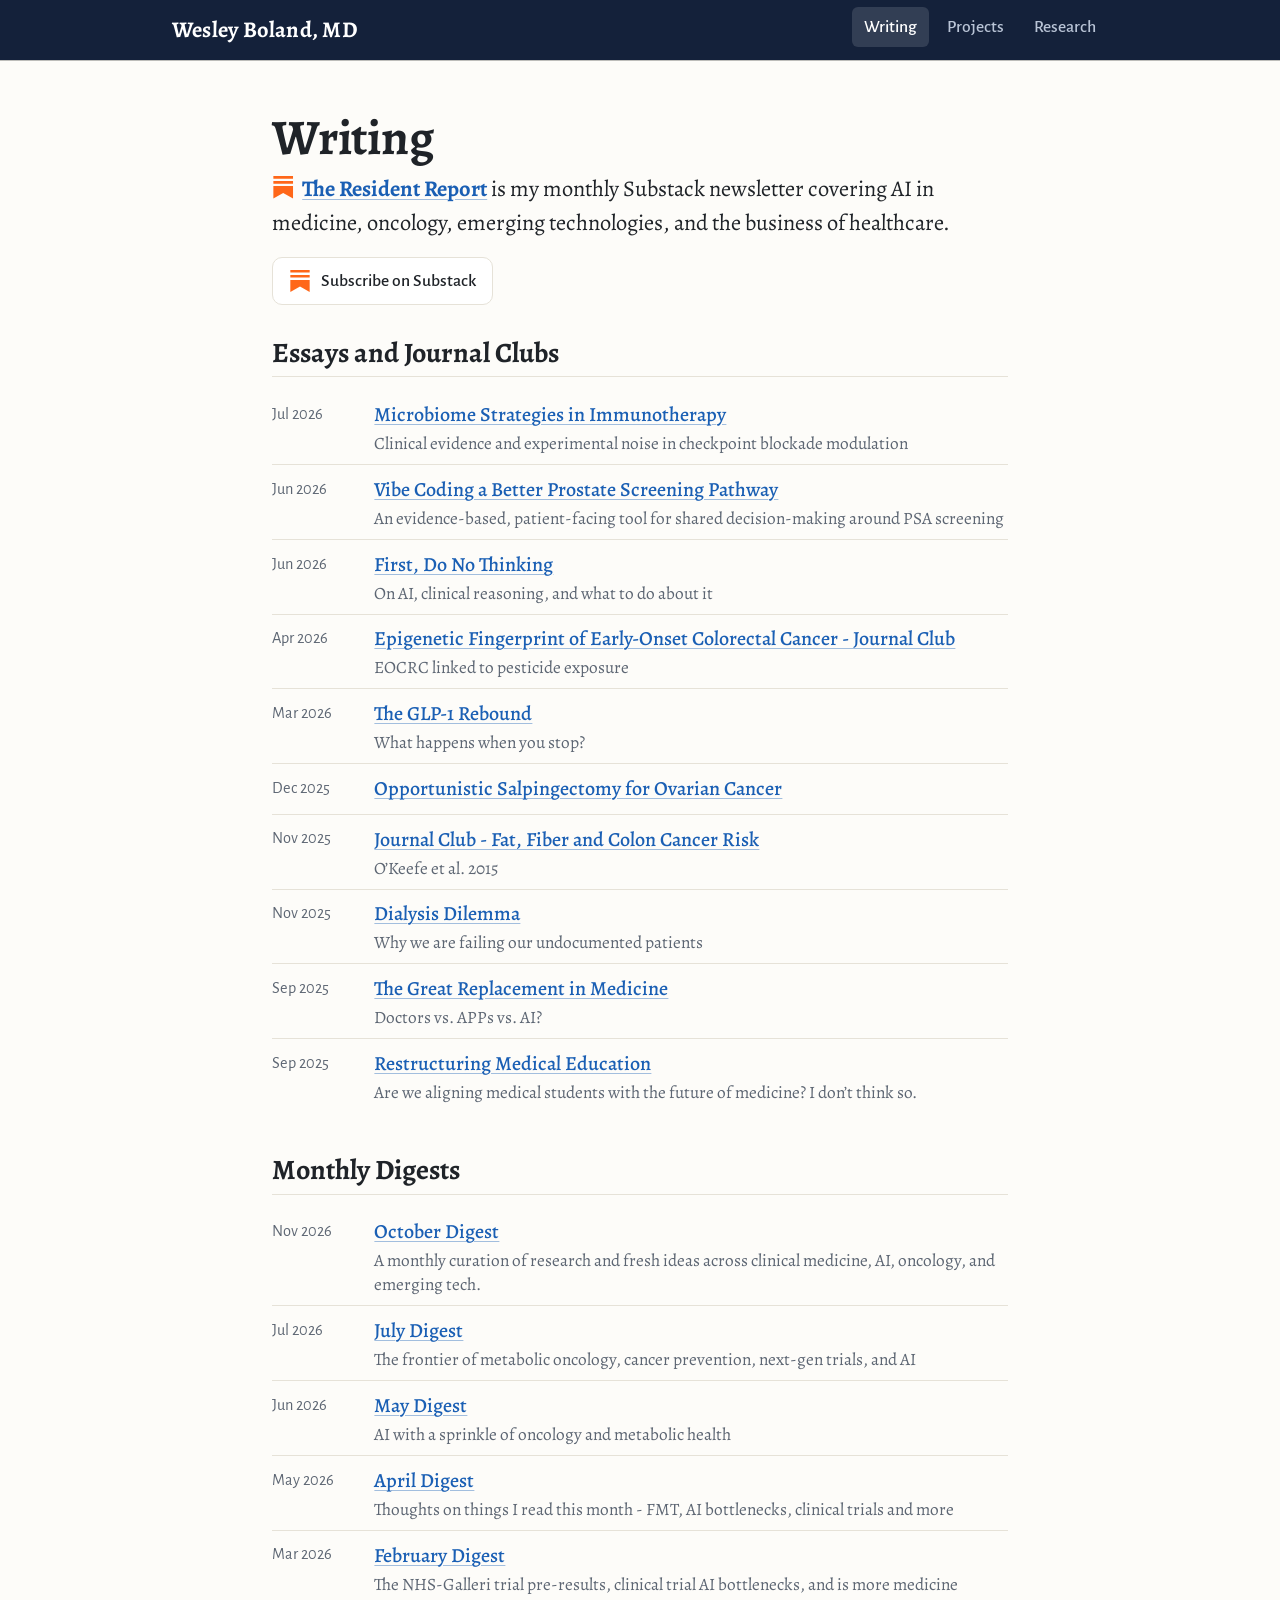
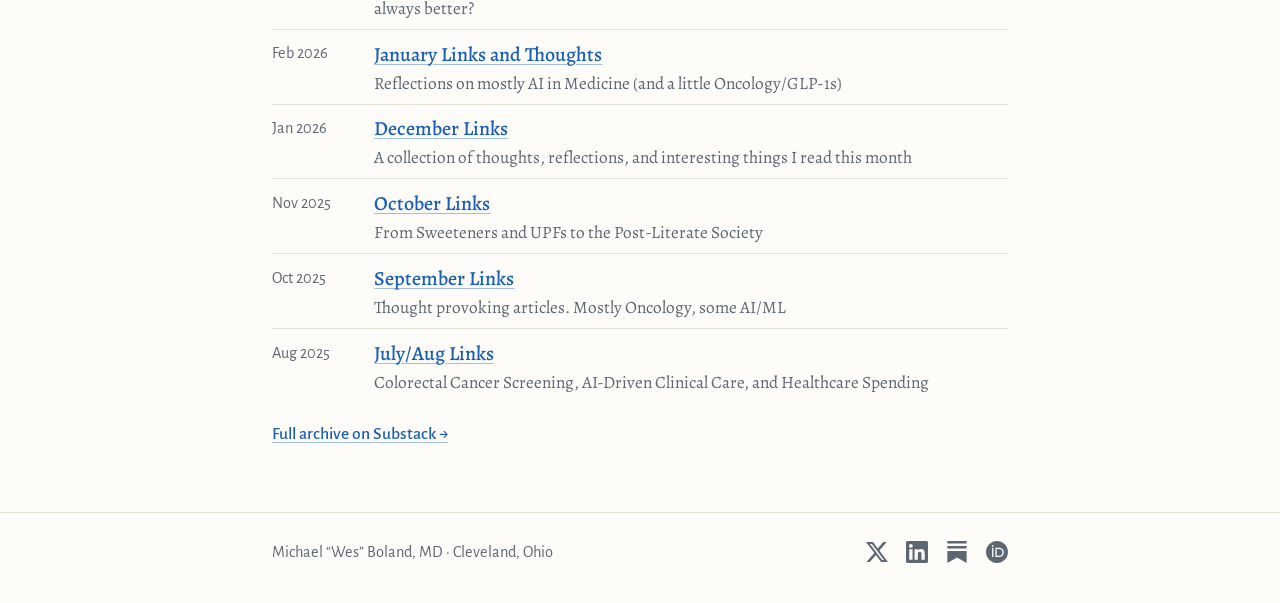
<file: writing/index.html>
<!DOCTYPE html>
<html lang="en">
<head>
<meta charset="utf-8">
<meta name="viewport" content="width=device-width, initial-scale=1">
<title>Writing | Wesley Boland, MD</title>
<meta name="description" content="Essays and monthly digests by Wes Boland, MD from The Resident Report, a Substack newsletter on AI in medicine, oncology, emerging technologies, and the business of healthcare.">
<meta name="author" content="Wesley Boland, MD">
<meta name="robots" content="index, follow, max-image-preview:large">
<link rel="canonical" href="https://wesleysnipes13.github.io/wesboland/writing/">
<meta property="og:type" content="website">
<meta property="og:site_name" content="Wesley Boland, MD">
<meta property="og:title" content="Writing | Wesley Boland, MD">
<meta property="og:description" content="Essays and monthly digests by Wes Boland, MD from The Resident Report, a Substack newsletter on AI in medicine, oncology, emerging technologies, and the business of healthcare.">
<meta property="og:url" content="https://wesleysnipes13.github.io/wesboland/writing/">
<meta property="og:image" content="https://wesleysnipes13.github.io/wesboland/assets/og.png">
<meta property="og:image:width" content="1200">
<meta property="og:image:height" content="630">
<meta name="twitter:card" content="summary_large_image">
<meta name="twitter:site" content="@Wes_boland">
<meta name="twitter:creator" content="@Wes_boland">
<meta name="twitter:title" content="Writing | Wesley Boland, MD">
<meta name="twitter:description" content="Essays and monthly digests by Wes Boland, MD from The Resident Report, a Substack newsletter on AI in medicine, oncology, emerging technologies, and the business of healthcare.">
<meta name="twitter:image" content="https://wesleysnipes13.github.io/wesboland/assets/og.png">
<meta name="theme-color" content="#14213a">
<link rel="icon" href="../assets/favicon.svg" type="image/svg+xml">
<link rel="me" href="https://x.com/Wes_boland">
<link rel="me" href="https://www.linkedin.com/in/wes-boland-96b768141/">
<link rel="me" href="https://orcid.org/0000-0002-8570-4159">
<link rel="alternate" type="application/rss+xml" title="The Resident Report" href="https://residentreport.substack.com/feed">
<link rel="preconnect" href="https://fonts.googleapis.com">
<link rel="preconnect" href="https://fonts.gstatic.com" crossorigin>
<link href="https://fonts.googleapis.com/css2?family=Alegreya:ital,wght@0,400;0,500;0,700;1,400;1,700&amp;family=Alegreya+Sans:wght@400;500;700&amp;display=swap" rel="stylesheet">
<link rel="stylesheet" href="../assets/style.css">
<script type="application/ld+json">
[
 {
  "@context": "https://schema.org",
  "@type": "WebSite",
  "@id": "https://wesleysnipes13.github.io/wesboland/#website",
  "url": "https://wesleysnipes13.github.io/wesboland/",
  "name": "Wesley Boland, MD",
  "alternateName": [
   "Wes Boland",
   "Wes Boland, MD"
  ],
  "author": {
   "@id": "https://wesleysnipes13.github.io/wesboland/#person"
  }
 },
 {
  "@context": "https://schema.org",
  "@type": "Person",
  "@id": "https://wesleysnipes13.github.io/wesboland/#person",
  "name": "Wesley Boland, MD",
  "givenName": "Wesley",
  "familyName": "Boland",
  "honorificSuffix": "MD",
  "alternateName": [
   "Wes Boland",
   "Wes Boland, MD",
   "Wesley Boland",
   "Michael Boland, MD",
   "Michael \"Wes\" Boland, MD"
  ],
  "url": "https://wesleysnipes13.github.io/wesboland/",
  "jobTitle": "Internal Medicine Resident Physician",
  "description": "Internal Medicine resident at Case Western Reserve University/University Hospitals pursuing a fellowship in Hematology/Oncology. Research in early-onset GI cancers, metabolic health in cancer, and applied AI for population oncology.",
  "affiliation": [
   {
    "@type": "Organization",
    "name": "University Hospitals Cleveland Medical Center"
   },
   {
    "@type": "CollegeOrUniversity",
    "name": "Case Western Reserve University"
   }
  ],
  "alumniOf": [
   {
    "@type": "CollegeOrUniversity",
    "name": "Indiana University School of Medicine"
   },
   {
    "@type": "CollegeOrUniversity",
    "name": "Indiana University Bloomington"
   }
  ],
  "knowsAbout": [
   "Early-onset colorectal cancer",
   "Metabolic oncology",
   "Hematology/Oncology",
   "Large language models in medicine",
   "Cancer prevention",
   "Population oncology"
  ],
  "sameAs": [
   "https://x.com/Wes_boland",
   "https://www.linkedin.com/in/wes-boland-96b768141/",
   "https://residentreport.substack.com/",
   "https://orcid.org/0000-0002-8570-4159"
  ]
 }
]
</script>
</head>
<body>
<a class="skip" href="#main">Skip to content</a>
<header class="topbar">
  <div class="wrap topbar__inner">
    <a class="topbar__name" href="../">Wesley Boland, MD</a>
    <nav aria-label="Primary">
      <ul class="topbar__nav">
        <li><a href="../writing/" aria-current="page">Writing</a></li>
        <li><a href="../projects/">Projects</a></li>
        <li><a href="../research/">Research</a></li>
      </ul>
    </nav>
  </div>
</header>
<main id="main" class="wrap">

<section class="pagehead">
  <h1>Writing</h1>
  <p class="lede"><a class="inline-icon" href="https://residentreport.substack.com/"><svg class="icon" viewBox="0 0 24 24" aria-hidden="true" focusable="false"><path d="M22.539 8.242H1.46V5.406h21.08v2.836zM1.46 10.812V24L12 18.11 22.54 24V10.812H1.46zM22.54 0H1.46v2.836h21.08V0z"/></svg>The Resident Report</a> is my monthly Substack newsletter covering AI in medicine, oncology, emerging technologies, and the business of healthcare.</p>
  <p><a class="button" href="https://residentreport.substack.com/subscribe"><svg class="icon" viewBox="0 0 24 24" aria-hidden="true" focusable="false"><path d="M22.539 8.242H1.46V5.406h21.08v2.836zM1.46 10.812V24L12 18.11 22.54 24V10.812H1.46zM22.54 0H1.46v2.836h21.08V0z"/></svg>Subscribe on Substack</a></p>
</section>
<section aria-labelledby="essays">
  <h2 id="essays">Essays and Journal Clubs</h2>
  <ul class="posts">
<li><time datetime="2026-07-10">Jul 2026</time><div><a href="https://residentreport.substack.com/p/microbiome-strategies-in-immunotherapy">Microbiome Strategies in Immunotherapy</a><span class="posts__sub">Clinical evidence and experimental noise in checkpoint blockade modulation</span></div></li>
<li><time datetime="2026-06-26">Jun 2026</time><div><a href="https://residentreport.substack.com/p/vibe-coding-a-better-prostate-screening">Vibe Coding a Better Prostate Screening Pathway</a><span class="posts__sub">An evidence-based, patient-facing tool for shared decision-making around PSA screening</span></div></li>
<li><time datetime="2026-06-14">Jun 2026</time><div><a href="https://residentreport.substack.com/p/first-do-no-thinking">First, Do No Thinking</a><span class="posts__sub">On AI, clinical reasoning, and what to do about it</span></div></li>
<li><time datetime="2026-04-27">Apr 2026</time><div><a href="https://residentreport.substack.com/p/epigenetic-fingerprint-of-early-onset">Epigenetic Fingerprint of Early-Onset Colorectal Cancer - Journal Club</a><span class="posts__sub">EOCRC linked to pesticide exposure</span></div></li>
<li><time datetime="2026-03-23">Mar 2026</time><div><a href="https://residentreport.substack.com/p/the-glp-1-rebound">The GLP-1 Rebound</a><span class="posts__sub">What happens when you stop?</span></div></li>
<li><time datetime="2025-12-12">Dec 2025</time><div><a href="https://residentreport.substack.com/p/opportunistic-salpingectomy-for-ovarian">Opportunistic Salpingectomy for Ovarian Cancer</a></div></li>
<li><time datetime="2025-11-22">Nov 2025</time><div><a href="https://residentreport.substack.com/p/journal-club-fat-fiber-and-colon">Journal Club - Fat, Fiber and Colon Cancer Risk</a><span class="posts__sub">O&rsquo;Keefe et al. 2015</span></div></li>
<li><time datetime="2025-11-09">Nov 2025</time><div><a href="https://residentreport.substack.com/p/dialysis-dilemma">Dialysis Dilemma</a><span class="posts__sub">Why we are failing our undocumented patients</span></div></li>
<li><time datetime="2025-09-23">Sep 2025</time><div><a href="https://residentreport.substack.com/p/the-great-replacement-in-medicine">The Great Replacement in Medicine</a><span class="posts__sub">Doctors vs. APPs vs. AI?</span></div></li>
<li><time datetime="2025-09-01">Sep 2025</time><div><a href="https://residentreport.substack.com/p/restructuring-medical-education">Restructuring Medical Education</a><span class="posts__sub">Are we aligning medical students with the future of medicine? I don&rsquo;t think so.</span></div></li>
</ul>
</section>
<section aria-labelledby="digests">
  <h2 id="digests">Monthly Digests</h2>
  <ul class="posts">
<li><time datetime="2026-11-01">Nov 2026</time><div><a href="https://residentreport.substack.com/p/october-digest">October Digest</a><span class="posts__sub">A monthly curation of research and fresh ideas across clinical medicine, AI, oncology, and emerging tech.</span></div></li>
<li><time datetime="2026-07-31">Jul 2026</time><div><a href="https://residentreport.substack.com/p/july-digest">July Digest</a><span class="posts__sub">The frontier of metabolic oncology, cancer prevention, next-gen trials, and AI</span></div></li>
<li><time datetime="2026-06-09">Jun 2026</time><div><a href="https://residentreport.substack.com/p/may-links">May Digest</a><span class="posts__sub">AI with a sprinkle of oncology and metabolic health</span></div></li>
<li><time datetime="2026-05-03">May 2026</time><div><a href="https://residentreport.substack.com/p/april-digest">April Digest</a><span class="posts__sub">Thoughts on things I read this month - FMT, AI bottlenecks, clinical trials and more</span></div></li>
<li><time datetime="2026-03-06">Mar 2026</time><div><a href="https://residentreport.substack.com/p/february-digest">February Digest</a><span class="posts__sub">The NHS-Galleri trial pre-results, clinical trial AI bottlenecks, and is more medicine always better?</span></div></li>
<li><time datetime="2026-02-01">Feb 2026</time><div><a href="https://residentreport.substack.com/p/january-links-and-thoughts">January Links and Thoughts</a><span class="posts__sub">Reflections on mostly AI in Medicine (and a little Oncology/GLP-1s)</span></div></li>
<li><time datetime="2026-01-02">Jan 2026</time><div><a href="https://residentreport.substack.com/p/december-links">December Links</a><span class="posts__sub">A collection of thoughts, reflections, and interesting things I read this month</span></div></li>
<li><time datetime="2025-11-05">Nov 2025</time><div><a href="https://residentreport.substack.com/p/october-links">October Links</a><span class="posts__sub">From Sweeteners and UPFs to the Post-Literate Society</span></div></li>
<li><time datetime="2025-10-03">Oct 2025</time><div><a href="https://residentreport.substack.com/p/september-links">September Links</a><span class="posts__sub">Thought provoking articles. Mostly Oncology, some AI/ML</span></div></li>
<li><time datetime="2025-08-14">Aug 2025</time><div><a href="https://residentreport.substack.com/p/julyaug-links">July/Aug Links</a><span class="posts__sub">Colorectal Cancer Screening, AI-Driven Clinical Care, and Healthcare Spending</span></div></li>
</ul>
  <p class="more"><a href="https://residentreport.substack.com/archive">Full archive on Substack &rarr;</a></p>
</section>

</main>
<footer class="footer">
  <div class="wrap footer__inner">
    <p>Michael &ldquo;Wes&rdquo; Boland, MD &middot; Cleveland, Ohio</p>
    <ul class="footer__links">
      <li><a href="https://x.com/Wes_boland" rel="me noopener" aria-label="Wes Boland on X"><svg class="icon" viewBox="0 0 24 24" aria-hidden="true" focusable="false"><path d="M18.901 1.153h3.68l-8.04 9.19L24 22.846h-7.406l-5.8-7.584-6.638 7.584H.474l8.6-9.83L0 1.154h7.594l5.243 6.932ZM17.61 20.644h2.039L6.486 3.24H4.298Z"/></svg></a></li>
      <li><a href="https://www.linkedin.com/in/wes-boland-96b768141/" rel="me noopener" aria-label="Wes Boland on LinkedIn"><svg class="icon" viewBox="0 0 24 24" aria-hidden="true" focusable="false"><path d="M20.447 20.452h-3.554v-5.569c0-1.328-.027-3.037-1.852-3.037-1.853 0-2.136 1.445-2.136 2.939v5.667H9.351V9h3.414v1.561h.046c.477-.9 1.637-1.85 3.37-1.85 3.601 0 4.267 2.37 4.267 5.455v6.286zM5.337 7.433c-1.144 0-2.063-.926-2.063-2.065 0-1.138.92-2.063 2.063-2.063 1.14 0 2.064.925 2.064 2.063 0 1.139-.925 2.065-2.064 2.065zm1.782 13.019H3.555V9h3.564v11.452zM22.225 0H1.771C.792 0 0 .774 0 1.729v20.542C0 23.227.792 24 1.771 24h20.451C23.2 24 24 23.227 24 22.271V1.729C24 .774 23.2 0 22.222 0h.003z"/></svg></a></li>
      <li><a href="https://residentreport.substack.com/" rel="me noopener" aria-label="The Resident Report on Substack"><svg class="icon" viewBox="0 0 24 24" aria-hidden="true" focusable="false"><path d="M22.539 8.242H1.46V5.406h21.08v2.836zM1.46 10.812V24L12 18.11 22.54 24V10.812H1.46zM22.54 0H1.46v2.836h21.08V0z"/></svg></a></li>
      <li><a href="https://orcid.org/0000-0002-8570-4159" rel="me noopener" aria-label="Wesley Boland on ORCID"><svg class="icon" viewBox="0 0 24 24" aria-hidden="true" focusable="false"><path d="M12 0C5.372 0 0 5.372 0 12s5.372 12 12 12 12-5.372 12-12S18.628 0 12 0zM7.369 4.378c.525 0 .947.431.947.947s-.422.947-.947.947a.95.95 0 0 1-.947-.947c0-.525.422-.947.947-.947zm-.722 3.038h1.444v10.041H6.647V7.416zm3.562 0h3.9c3.712 0 5.344 2.653 5.344 5.025 0 2.578-2.016 5.025-5.325 5.025h-3.919V7.416zm1.444 1.303v7.444h2.297c3.272 0 4.022-2.484 4.022-3.722 0-2.016-1.284-3.722-4.097-3.722h-2.222z"/></svg></a></li>
    </ul>
  </div>
</footer>
</body>
</html>
</file>
<file: assets/style.css>
:root {
  --bg: #fdfcf9;
  --surface: #ffffff;
  --ink: #1f2328;
  --muted: #5d6673;
  --rule: #e6e2d8;
  --bar: #14213a;
  --bar-ink: #ffffff;
  --bar-muted: #b9c4d6;
  --link: #1a5fb4;
  --link-hover: #0f3f7d;
  --accent: #35587f;
  --substack: #ff6719;
  --serif: "Alegreya", Georgia, "Times New Roman", serif;
  --sans: "Alegreya Sans", -apple-system, BlinkMacSystemFont, "Segoe UI", Helvetica, Arial, sans-serif;
}
@media (prefers-color-scheme: dark) {
  :root {
    --bg: #12161d;
    --surface: #1a2029;
    --ink: #e8e6e1;
    --muted: #9aa4b2;
    --rule: #2a323e;
    --bar: #0c1220;
    --link: #7ab4f5;
    --link-hover: #a9cffa;
    --accent: #9db8d8;
  }
}
*, *::before, *::after { box-sizing: border-box; }
html { -webkit-text-size-adjust: 100%; scroll-padding-top: 76px; }
body {
  margin: 0;
  padding-top: 60px;
  background: var(--bg);
  color: var(--ink);
  font-family: var(--serif);
  font-size: 1.25rem;
  line-height: 1.6;
  text-rendering: optimizeLegibility;
  -webkit-font-smoothing: antialiased;
}
.wrap { width: 100%; max-width: 780px; margin: 0 auto; padding: 0 22px; }
a { color: var(--link); text-decoration: underline; text-decoration-thickness: 1px; text-underline-offset: 3px; text-decoration-color: color-mix(in srgb, var(--link) 40%, transparent); }
a:hover { color: var(--link-hover); text-decoration-color: currentColor; }
a:focus-visible { outline: 2px solid var(--link); outline-offset: 3px; border-radius: 3px; }
.skip { position: absolute; left: -9999px; top: 0; z-index: 20; background: var(--surface); padding: 8px 14px; }
.skip:focus { left: 8px; top: 8px; }

/* Top bar */
.topbar { position: fixed; top: 0; left: 0; right: 0; z-index: 10; height: 60px; background: var(--bar); box-shadow: 0 1px 0 rgba(0,0,0,.25); }
.topbar__inner { max-width: 980px; height: 100%; display: flex; align-items: center; justify-content: space-between; gap: 16px; }
.topbar__name { font-family: var(--serif); font-weight: 700; font-size: 1.4rem; color: var(--bar-ink); text-decoration: none; white-space: nowrap; letter-spacing: .01em; }
.topbar__name:hover { color: var(--bar-ink); }
.topbar__nav { display: flex; gap: 6px; list-style: none; margin: 0; padding: 0; }
.topbar__nav a { display: block; padding: 6px 12px; border-radius: 6px; font-family: var(--sans); font-weight: 500; font-size: 1.1rem; color: var(--bar-muted); text-decoration: none; }
.topbar__nav a:hover { color: var(--bar-ink); background: rgba(255,255,255,.08); }
.topbar__nav a[aria-current="page"] { color: var(--bar-ink); background: rgba(255,255,255,.13); }
.topbar a:focus-visible { outline-color: #fff; }

/* Type */
h1, h2, h3 { font-family: var(--serif); line-height: 1.2; text-wrap: balance; }
h1 { font-size: clamp(2.3rem, 6vw, 3.1rem); font-weight: 700; margin: 0 0 .3rem; letter-spacing: -.005em; }
h2 { font-size: 1.75rem; font-weight: 700; margin: 0 0 .8rem; padding-bottom: .35rem; border-bottom: 1px solid var(--rule); }
h3 { font-size: 1.3rem; font-weight: 700; margin: 1.6rem 0 .4rem; }
p { margin: 0 0 1.1rem; }
ul, ol { margin: 0 0 1.1rem; padding-left: 1.4rem; }
li { margin-bottom: .35rem; }
main > section { margin: 2.6rem 0; }
.gap-above { margin-top: 2.2rem; }
.lede { font-size: 1.4rem; line-height: 1.5; }
.meta { font-family: var(--sans); color: var(--muted); font-size: 1.05rem; margin-top: -.4rem; }
.more { font-family: var(--sans); font-weight: 500; font-size: 1.1rem; }
.callout { border-left: 3px solid var(--accent); padding: .2rem 0 .2rem 1rem; font-style: italic; color: var(--accent); }

/* Hero */
.hero { margin: 3rem 0 2.4rem; }
.pagehead { margin: 3rem 0 0; }
.pagehead + section { margin-top: 2rem; }
.hero__tag { font-style: italic; color: var(--accent); font-size: 1.3rem; margin-bottom: 1.6rem; }
.icon { width: 1em; height: 1em; fill: currentColor; flex: none; }
.social { display: flex; flex-wrap: wrap; gap: 14px; list-style: none; padding: 0; margin: 0; }
.social li { margin: 0; }
.social__btn { display: flex; align-items: center; gap: 14px; padding: 12px 18px 12px 14px; background: var(--surface); border: 1px solid var(--rule); border-radius: 12px; color: var(--ink); text-decoration: none; transition: transform .15s ease, border-color .15s ease, box-shadow .15s ease; }
.social__btn .icon { width: 34px; height: 34px; }
.social__btn span { display: flex; flex-direction: column; font-family: var(--sans); line-height: 1.2; }
.social__btn b { font-size: 1.2rem; font-weight: 700; }
.social__btn small { font-size: .95rem; color: var(--muted); }
.social__btn:hover { color: var(--ink); border-color: var(--ink); transform: translateY(-2px); box-shadow: 0 6px 16px rgba(0,0,0,.08); }
.social__btn--substack .icon { color: var(--substack); }
@media (prefers-reduced-motion: reduce) { .social__btn { transition: none; } .social__btn:hover { transform: none; } }

.inline-icon { font-weight: 700; white-space: nowrap; }
.inline-icon .icon { color: var(--substack); margin-right: .35em; vertical-align: -.1em; }
.button { display: inline-flex; align-items: center; gap: 10px; padding: 9px 16px; background: var(--surface); border: 1px solid var(--rule); border-radius: 10px; font-family: var(--sans); font-weight: 500; font-size: 1.1rem; color: var(--ink); text-decoration: none; }
.button:hover { color: var(--ink); border-color: var(--ink); }
.button .icon { width: 22px; height: 22px; }
.button[href*="substack"] .icon { color: var(--substack); }
.button[href*="orcid"] .icon { color: #a6ce39; }

/* Lists */
.timeline, .posts { list-style: none; padding: 0; }
.timeline li, .posts li { display: grid; grid-template-columns: 8.2rem 1fr; gap: 0 1rem; padding: .55rem 0; margin: 0; border-bottom: 1px solid var(--rule); }
.timeline li:last-child, .posts li:last-child { border-bottom: 0; }
.timeline__when, .posts time { font-family: var(--sans); color: var(--muted); font-size: 1.02rem; padding-top: .12rem; white-space: nowrap; }
.posts li { grid-template-columns: 5.4rem 1fr; }
.posts a { font-weight: 500; }
.posts__sub { display: block; color: var(--muted); font-size: 1.08rem; line-height: 1.4; }
.pubs { padding-left: 1.5rem; }
.pubs li { margin-bottom: 1.1rem; padding-left: .2rem; }
.pubs li::marker { font-family: var(--sans); color: var(--muted); }
.project h2 a { text-decoration: none; }
.project h2 a:hover { text-decoration: underline; }

/* Footer */
.footer { margin-top: 4rem; border-top: 1px solid var(--rule); padding: 1.6rem 0 2.4rem; font-family: var(--sans); font-size: 1.02rem; color: var(--muted); }
.footer__inner { display: flex; justify-content: space-between; align-items: center; flex-wrap: wrap; gap: 12px; }
.footer p { margin: 0; }
.footer__links { display: flex; gap: 18px; list-style: none; margin: 0; padding: 0; }
.footer__links li { margin: 0; }
.footer__links a { color: var(--muted); display: block; line-height: 0; }
.footer__links a:hover { color: var(--ink); }
.footer__links .icon { width: 22px; height: 22px; }

@media (max-width: 560px) {
  body { font-size: 1.15rem; }
  .wrap { padding: 0 16px; }
  .topbar__name { font-size: 1.12rem; }
  .topbar__inner { gap: 8px; }
  .topbar__nav { gap: 0; }
  .topbar__nav a { padding: 6px 7px; font-size: 1rem; }
  .lede { font-size: 1.25rem; }
  .social { flex-direction: column; }
  .timeline li { grid-template-columns: 1fr; }
  .posts li { grid-template-columns: 4.6rem 1fr; }
}
@media print { .topbar { position: static; } body { padding-top: 0; } }
</file>
